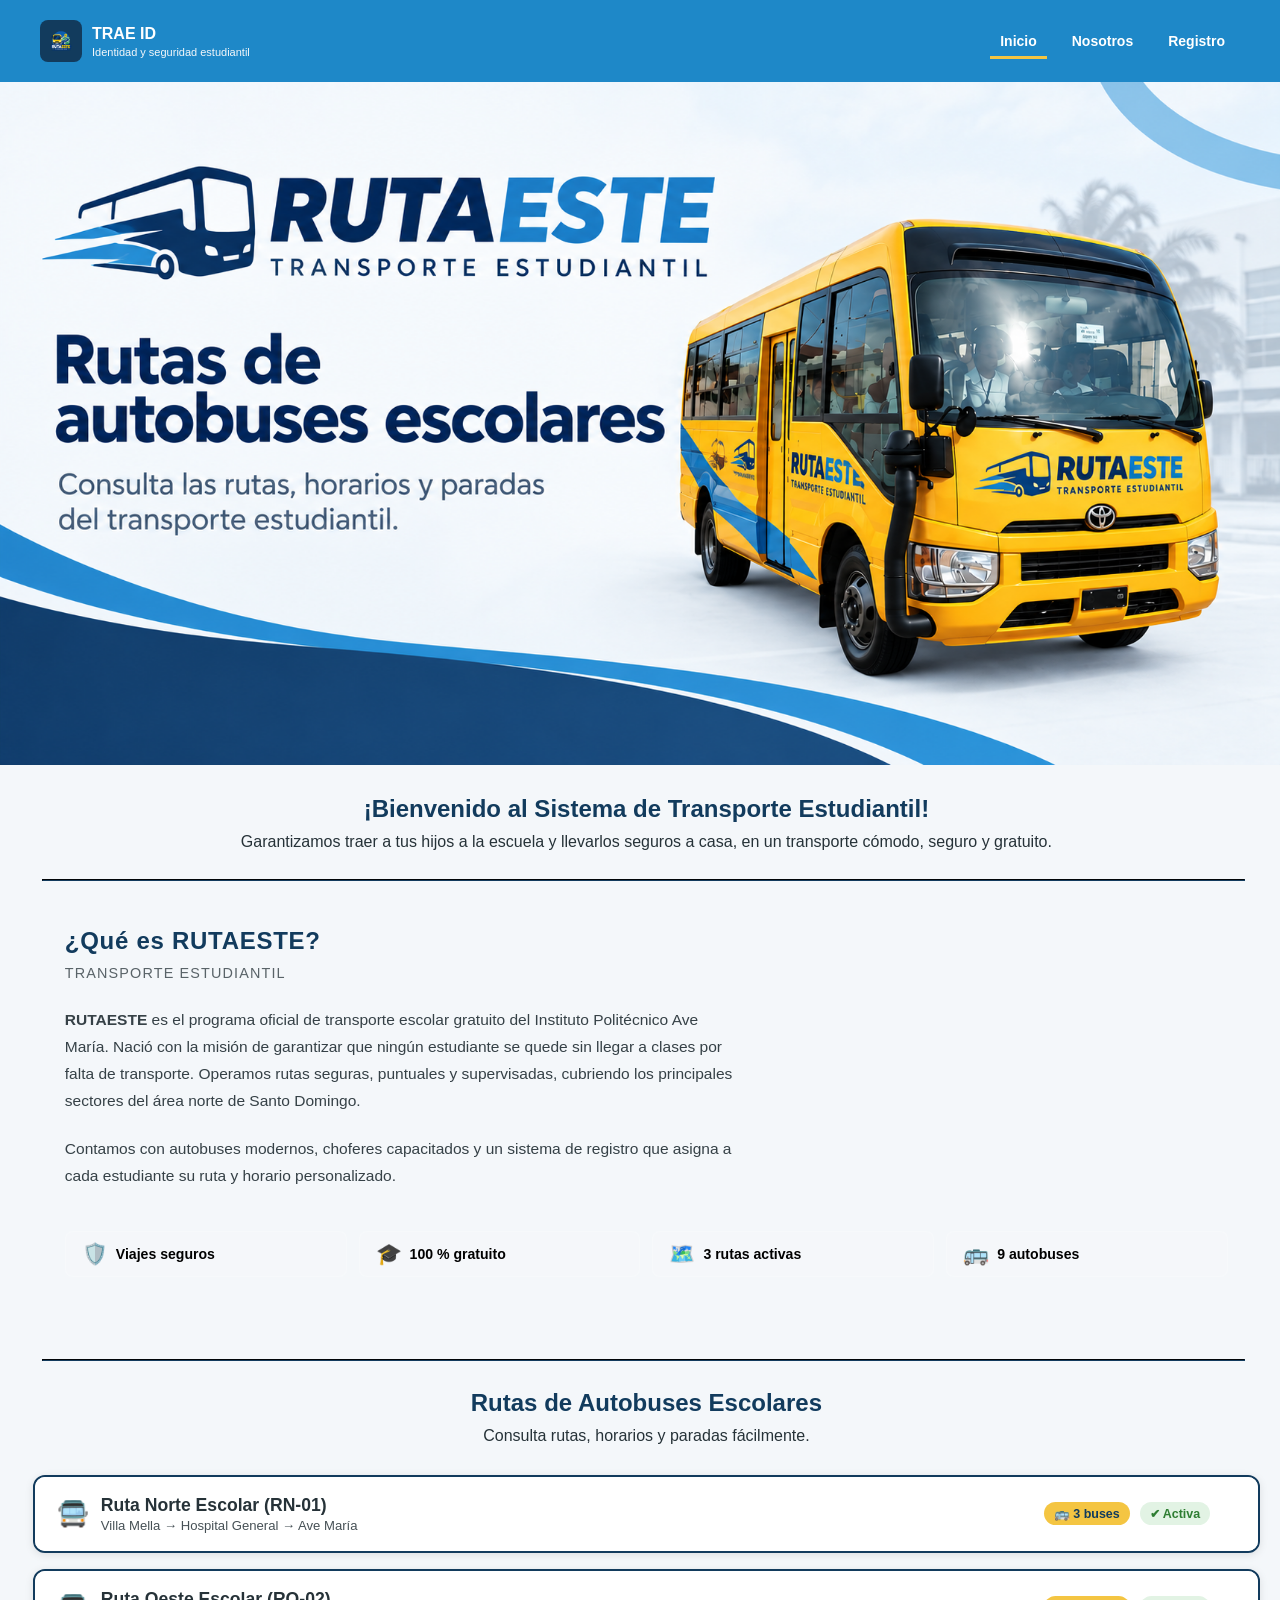
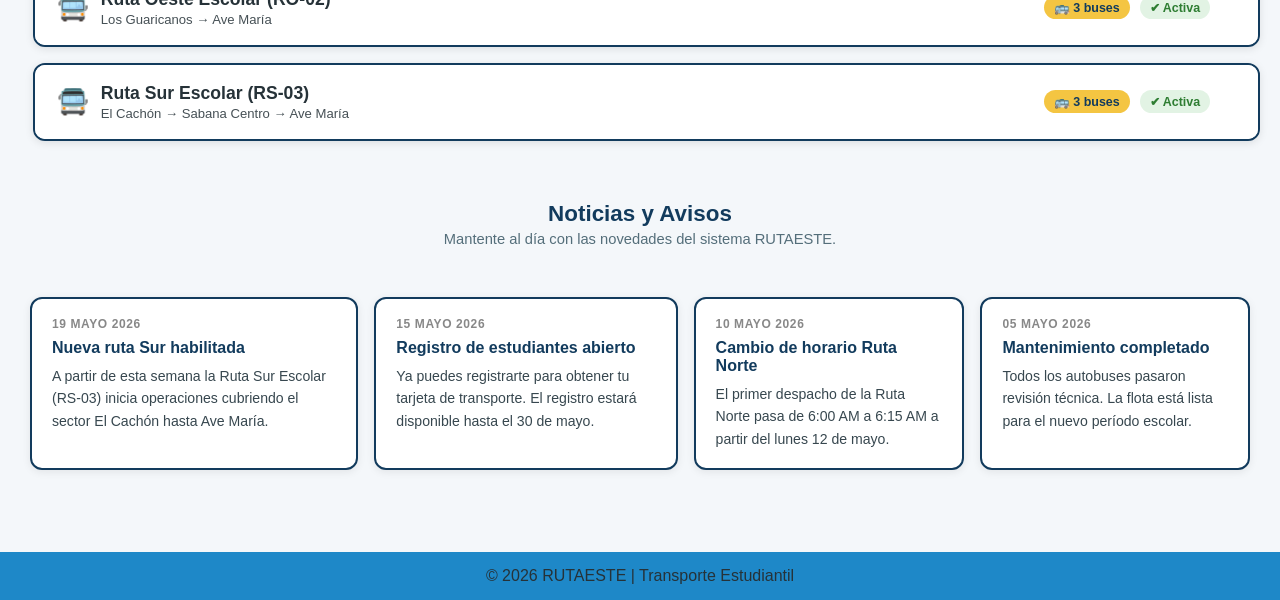
<file: index.html>
<!DOCTYPE html>
<html lang="es">
<head>
  <meta charset="UTF-8">
  <meta name="viewport" content="width=device-width, initial-scale=1.0, maximum-scale=1.0, user-scalable=no">
  <link rel="stylesheet" href="/styles/base.css">
  <link rel="icon" href="/img/LOGO.png">
  <title>Sistema Nacional de Transporte Estudiantil | RUTAESTE</title>
  <script src="/scripts/loader.js"></script>

</head>
<header>
  <div class="nav">
    <div class="brand">
      <div class="brand-mark"><img src="/img/logo.ico" alt="RUTAESTE"></div>
      <div>TRAE ID<small>Identidad y seguridad estudiantil</small></div>
    </div>
    <nav id="nav">
      <button onclick="window.location.href='index.html'" class="active">Inicio</button>
      <button onclick="window.location.href='Nosotros.html'">Nosotros</button>
      <button onclick="window.location.href='registro_update.html'">Registro</button>
    </nav>
  </div>
</header>
<body>

  <div class="banner">
  <img src="/img/banner new version.png" alt="Logo RUTAESTE">
</div>

<div class="center">

  <section class="hero0">
    <center>
      <h1>¡Bienvenido al Sistema de Transporte Estudiantil!</h1>
      <p>Garantizamos traer a tus hijos a la escuela y llevarlos seguros a casa, en un transporte cómodo, seguro y gratuito.</p>
    </center>
  </section>

  <br>
<hr>
  <section class="trae-presentacion1">
    <h2>¿Qué es RUTAESTE?</h2>
    <p class="trae-subtitulo">Transporte Estudiantil</p>
    <p>
      <strong>RUTAESTE</strong> es el programa oficial de transporte escolar gratuito del
      Instituto Politécnico Ave María. Nació con la misión de garantizar que ningún
      estudiante se quede sin llegar a clases por falta de transporte. Operamos rutas
      seguras, puntuales y supervisadas, cubriendo los principales sectores del área
      norte de Santo Domingo.
    </p>
    <p>
      Contamos con autobuses modernos, choferes capacitados y un sistema de registro
      que asigna a cada estudiante su ruta y horario personalizado.
    </p>
 
    <br>
    <div class="trae-pilares">
      <div class="pilar">
        <span class="pilar-icono">🛡️</span>
        <span>Viajes seguros</span>
      </div>
      <div class="pilar">
        <span class="pilar-icono">🎓</span>
        <span>100 % gratuito</span>
      </div>
      <div class="pilar">
        <span class="pilar-icono">🗺️</span>
        <span>3 rutas activas</span>
      </div>
      <div class="pilar">
        <span class="pilar-icono">🚌</span>
        <span>9 autobuses</span>
      </div>
    </div>
  </section>

  <br><hr><br>

  <section class="hero">
    <center><h1>Rutas de Autobuses Escolares</h1></center>
    <center><p>Consulta rutas, horarios y paradas fácilmente.</p></center>
  </section>

  <section class="rutas">

    <!-- ── RUTA NORTE (RN-01) ── -->
    <div class="ruta-card" id="card-norte">
      <div class="ruta-header" onclick="toggleCard('card-norte')">
        <div class="ruta-header-left">
          <span class="ruta-icon">🚍</span>
          <div>
            <p class="ruta-titulo">Ruta Norte Escolar (RN-01)</p>
            <p class="ruta-recorrido-resumen">Villa Mella → Hospital General → Ave María</p>
          </div>
        </div>
        <div class="ruta-header-right">
          <span class="badge badge-buses">🚌 3 buses</span>
          <span class="badge badge-activa">✔ Activa</span>
          <span class="ruta-flecha">▼</span>
        </div>
      </div>

      <div class="ruta-body">
        <iframe
          class="ruta-mapa"
          src="https://www.google.com/maps/d/u/0/embed?mid=1RhpLhLIJPWa6T9oKWr-Y9kpcvEeomhI&ehbc=2E312F"
          loading="lazy"
          allowfullscreen
          title="Mapa Ruta Norte"></iframe>

        <div class="ruta-detalles">
          <div class="detalle-bloque">
            <h4>📍 Paradas</h4>
            <ul>
              <li>Sirena Villa Mella</li>
              <li>Hospital General</li>
              <li>Los Coordinadores</li>
              <li>Estación Sabana Perdida</li>
              <li>Instituto Politécnico Ave María</li>
            </ul>
          </div>

          <div class="detalle-bloque">
            <h4>🚌 Autobuses</h4>
            <ul>
              <li>Bus 01</li>
              <li>Bus 02</li>
              <li>Bus 03</li>
            </ul>
          </div>

          <div class="detalle-bloque">
            <h4>🕐 Horarios</h4>
            <ul>
              <li>6:15 AM</li>
              <li>6:25 AM</li>
              <li>6:35 AM</li>
            </ul>
          </div>

          <div class="detalle-bloque">
            <h4>ℹ️ Información</h4>
            <div class="detalle-stat">⏱ Duración: <span class="valor">35 min</span></div>
            <div class="detalle-stat">📏 Distancia: <span class="valor">8 km aprox.</span></div>
            <div class="detalle-stat">📌 Estado: <span class="valor">Activa</span></div>
          </div>
        </div>
      </div>
    </div>


    <!-- ── RUTA OESTE (RO-02) ── -->
    <div class="ruta-card" id="card-oeste">
      <div class="ruta-header" onclick="toggleCard('card-oeste')">
        <div class="ruta-header-left">
          <span class="ruta-icon">🚍</span>
          <div>
            <p class="ruta-titulo">Ruta Oeste Escolar (RO-02)</p>
            <p class="ruta-recorrido-resumen">Los Guaricanos → Ave María</p>
          </div>
        </div>
        <div class="ruta-header-right">
          <span class="badge badge-buses">🚌 3 buses</span>
          <span class="badge badge-activa">✔ Activa</span>
          <span class="ruta-flecha">▼</span>
        </div>
      </div>

      <div class="ruta-body">
        <iframe
          class="ruta-mapa"
          src="https://www.google.com/maps/d/u/0/embed?mid=13npc8TZJWFdWwq7vRNnT5gHbC9tRqGc&ehbc=2E312F"
          loading="lazy"
          allowfullscreen
          title="Mapa Ruta Oeste"></iframe>

        <div class="ruta-detalles">
          <div class="detalle-bloque">
            <h4>📍 Paradas</h4>
            <ul>
              <li>Entrada Los Guaricanos</li>
              <li>Avenida Principal Los Guaricanos</li>
              <li>Instituto Politécnico Ave María</li>
            </ul>
          </div>

          <div class="detalle-bloque">
            <h4>🚌 Autobuses</h4>
            <ul>
              <li>Bus 04</li>
              <li>Bus 05</li>
              <li>Bus 06</li>
            </ul>
          </div>

          <div class="detalle-bloque">
            <h4>🕐 Horarios</h4>
            <ul>
              <li>6:20 AM</li>
              <li>6:30 AM</li>
              <li>6:40 AM</li>
            </ul>
          </div>

          <div class="detalle-bloque">
            <h4>ℹ️ Información</h4>
            <div class="detalle-stat">⏱ Duración: <span class="valor">20 min</span></div>
            <div class="detalle-stat">📏 Distancia: <span class="valor">4.5 km aprox.</span></div>
            <div class="detalle-stat">📌 Estado: <span class="valor">Activa</span></div>
          </div>
        </div>
      </div>
    </div>


    <!-- ── RUTA SUR (RS-03) ── -->
    <div class="ruta-card" id="card-sur">
      <div class="ruta-header" onclick="toggleCard('card-sur')">
        <div class="ruta-header-left">
          <span class="ruta-icon">🚍</span>
          <div>
            <p class="ruta-titulo">Ruta Sur Escolar (RS-03)</p>
            <p class="ruta-recorrido-resumen">El Cachón → Sabana Centro → Ave María</p>
          </div>
        </div>
        <div class="ruta-header-right">
          <span class="badge badge-buses">🚌 3 buses</span>
          <span class="badge badge-activa">✔ Activa</span>
          <span class="ruta-flecha">▼</span>
        </div>
      </div>

      <div class="ruta-body">
        <iframe
          class="ruta-mapa"
          src="https://www.google.com/maps/d/u/0/embed?mid=1DALolXIkSXLvNFrOCTr4LO9HNz-a-xM&ehbc=2E312F"
          loading="lazy"
          allowfullscreen
          title="Mapa Ruta Sur"></iframe>

        <div class="ruta-detalles">
          <div class="detalle-bloque">
            <h4>📍 Paradas</h4>
            <ul>
              <li>El Cachón</li>
              <li>Parque Sabana Perdida</li>
              <li>Instituto Politécnico Ave María</li>
            </ul>
          </div>

          <div class="detalle-bloque">
            <h4>🚌 Autobuses</h4>
            <ul>
              <li>Bus 07</li>
              <li>Bus 08</li>
              <li>Bus 09</li>
            </ul>
          </div>

          <div class="detalle-bloque">
            <h4>🕐 Horarios</h4>
            <ul>
              <li>6:10 AM</li>
              <li>6:20 AM</li>
              <li>6:30 AM</li>
            </ul>
          </div>

          <div class="detalle-bloque">
            <h4>ℹ️ Información</h4>
            <div class="detalle-stat">⏱ Duración: <span class="valor">15 min</span></div>
            <div class="detalle-stat">📏 Distancia: <span class="valor">3.5 km aprox.</span></div>
            <div class="detalle-stat">📌 Estado: <span class="valor">Activa</span></div>
          </div>
        </div>
      </div>
    </div>

  </section>

</div>
<section class="noticias">
  <center><h2>Noticias y Avisos</h2></center>
  <center><p>Mantente al día con las novedades del sistema RUTAESTE.</p></center>

  <div class="noticias-grid">

    <div class="noticia-card">
      <span class="noticia-fecha">19 mayo 2026</span>
      <h3>Nueva ruta Sur habilitada</h3>
      <p>A partir de esta semana la Ruta Sur Escolar (RS-03) inicia operaciones cubriendo el sector El Cachón hasta Ave María.</p>
    </div>

    <div class="noticia-card">
      <span class="noticia-fecha">15 mayo 2026</span>
      <h3>Registro de estudiantes abierto</h3>
      <p>Ya puedes registrarte para obtener tu tarjeta de transporte. El registro estará disponible hasta el 30 de mayo.</p>
    </div>

    <div class="noticia-card">
      <span class="noticia-fecha">10 mayo 2026</span>
      <h3>Cambio de horario Ruta Norte</h3>
      <p>El primer despacho de la Ruta Norte pasa de 6:00 AM a 6:15 AM a partir del lunes 12 de mayo.</p>
    </div>

    <div class="noticia-card">
      <span class="noticia-fecha">05 mayo 2026</span>
      <h3>Mantenimiento completado</h3>
      <p>Todos los autobuses pasaron revisión técnica. La flota está lista para el nuevo período escolar.</p>
    </div>

  </div>
</section>


<footer>
  <p>© 2026 RUTAESTE | Transporte Estudiantil</p>
</footer>
</body>
</html>

<script>


  // Lista de todas las cards de ruta
  const todasLasCards = ['card-norte', 'card-oeste', 'card-sur'];

  /**
   * Abre la card con el id dado.
   * Si ya estaba abierta, la cierra (toggle).
   * Cierra automáticamente cualquier otra que esté abierta.
   */
  function toggleCard(idCard) {
    const cardActual = document.getElementById(idCard);
    const estaAbierta = cardActual.classList.contains('abierta');

    // Cerrar todas las cards
    todasLasCards.forEach(function(id) {
      document.getElementById(id).classList.remove('abierta');
    });

    // Si la card no estaba abierta, abrirla ahora
    if (!estaAbierta) {
      cardActual.classList.add('abierta');
    }
  }


  // Bloquear Ctrl + rueda del mouse
  document.addEventListener('wheel', function(e) {
    if (e.ctrlKey) {
      e.preventDefault();
    }
  }, { passive: false });

  // Bloquear Ctrl + +, Ctrl + -, Ctrl + 0
  document.addEventListener('keydown', function(e) {
    if (e.ctrlKey &&
       (e.key === '+' || e.key === '-' || e.key === '=' || e.key === '0')) {
      e.preventDefault();
    }
  });
</script>
</file>
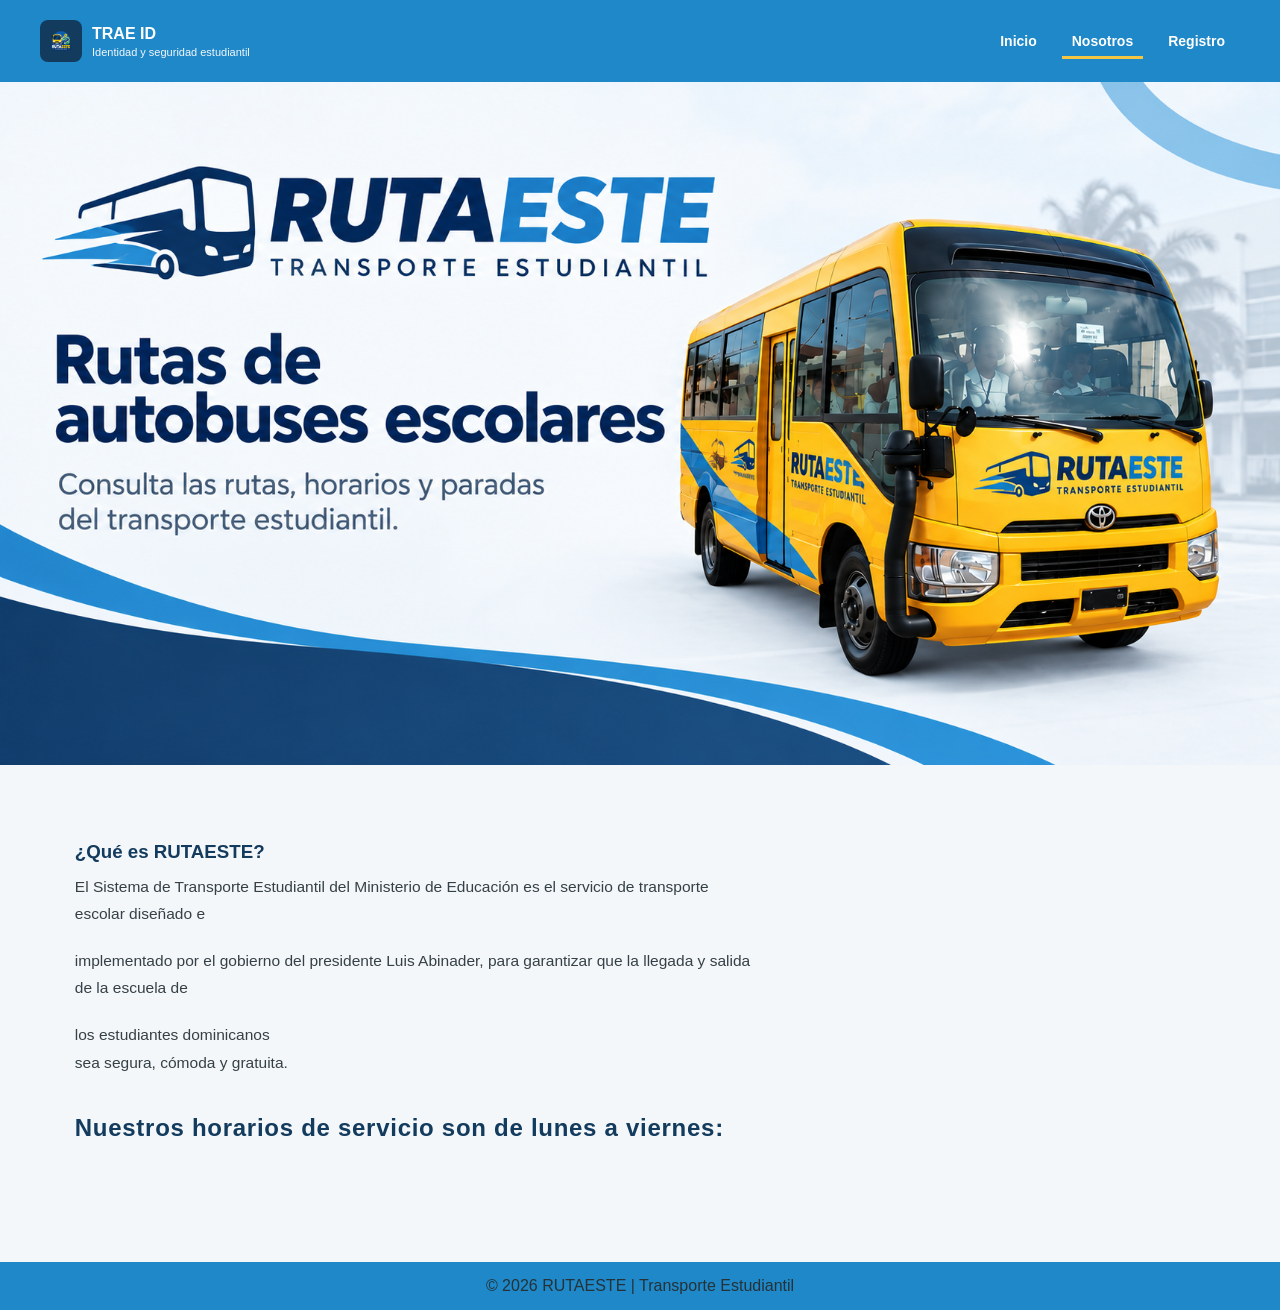
<file: Nosotros.html>
<!DOCTYPE html>
<html lang="es">
<head>
  <meta charset="UTF-8">
  <meta name="viewport" content="width=device-width, initial-scale=1.0">
  <link rel="stylesheet" href="/styles/base.css">
  <link rel="icon" href="/img/LOGO.png">
  <title>Nosotros| RUTAESTE</title>
  <script src="/scripts/loader.js"></script>


</head>
<header>
  <div class="nav">
    <div class="brand">
      <div class="brand-mark"><img src="/img/logo.ico" ></div>
      <div>TRAE ID<small>Identidad y seguridad estudiantil</small></div>
    </div>
    <nav id="nav">
   <nav id="nav">
      <button onclick="window.location.href='index.html'">Inicio</button>
    <button onclick="window.location.href='#'" class="active">Nosotros</button>
      <button onclick="window.location.href='registro_update.html'">Registro</button>  
    </nav>
  </div>
</header>
<body>
  <div class="banner">
  <img src="/img/banner new version.png" alt="Logo RUTAESTE">
  </div>

<div class="center">
  <section class="trae-presentacion">
<section class="hero">
  <h1>¿Qué es RUTAESTE?</h1>
  <p>El Sistema de Transporte Estudiantil del Ministerio de Educación es el servicio de transporte escolar diseñado e  </p> 
  <p>implementado por el gobierno del presidente Luis Abinader, para garantizar que la llegada y salida de la escuela de </p>
  <p>los estudiantes dominicanos <br>sea segura, cómoda y gratuita.</p>
  <br>
  <h2>Nuestros horarios de servicio son de lunes a viernes:</h2>
</section>
</div>
<footer>
  <p>© 2026 RUTAESTE | Transporte Estudiantil</p>
</footer>

</body>
</html>



<script>
  // Bloquear Ctrl + rueda del mouse
  document.addEventListener('wheel', function(e) {
    if (e.ctrlKey) {
      e.preventDefault();
    }
  }, { passive: false });

  // Bloquear Ctrl + +, Ctrl + -, Ctrl + 0
  document.addEventListener('keydown', function(e) {
    if (e.ctrlKey &&
       (e.key === '+' || e.key === '-' || e.key === '=' || e.key === '0')) {
      e.preventDefault();
    }
  });
</script>
</file>
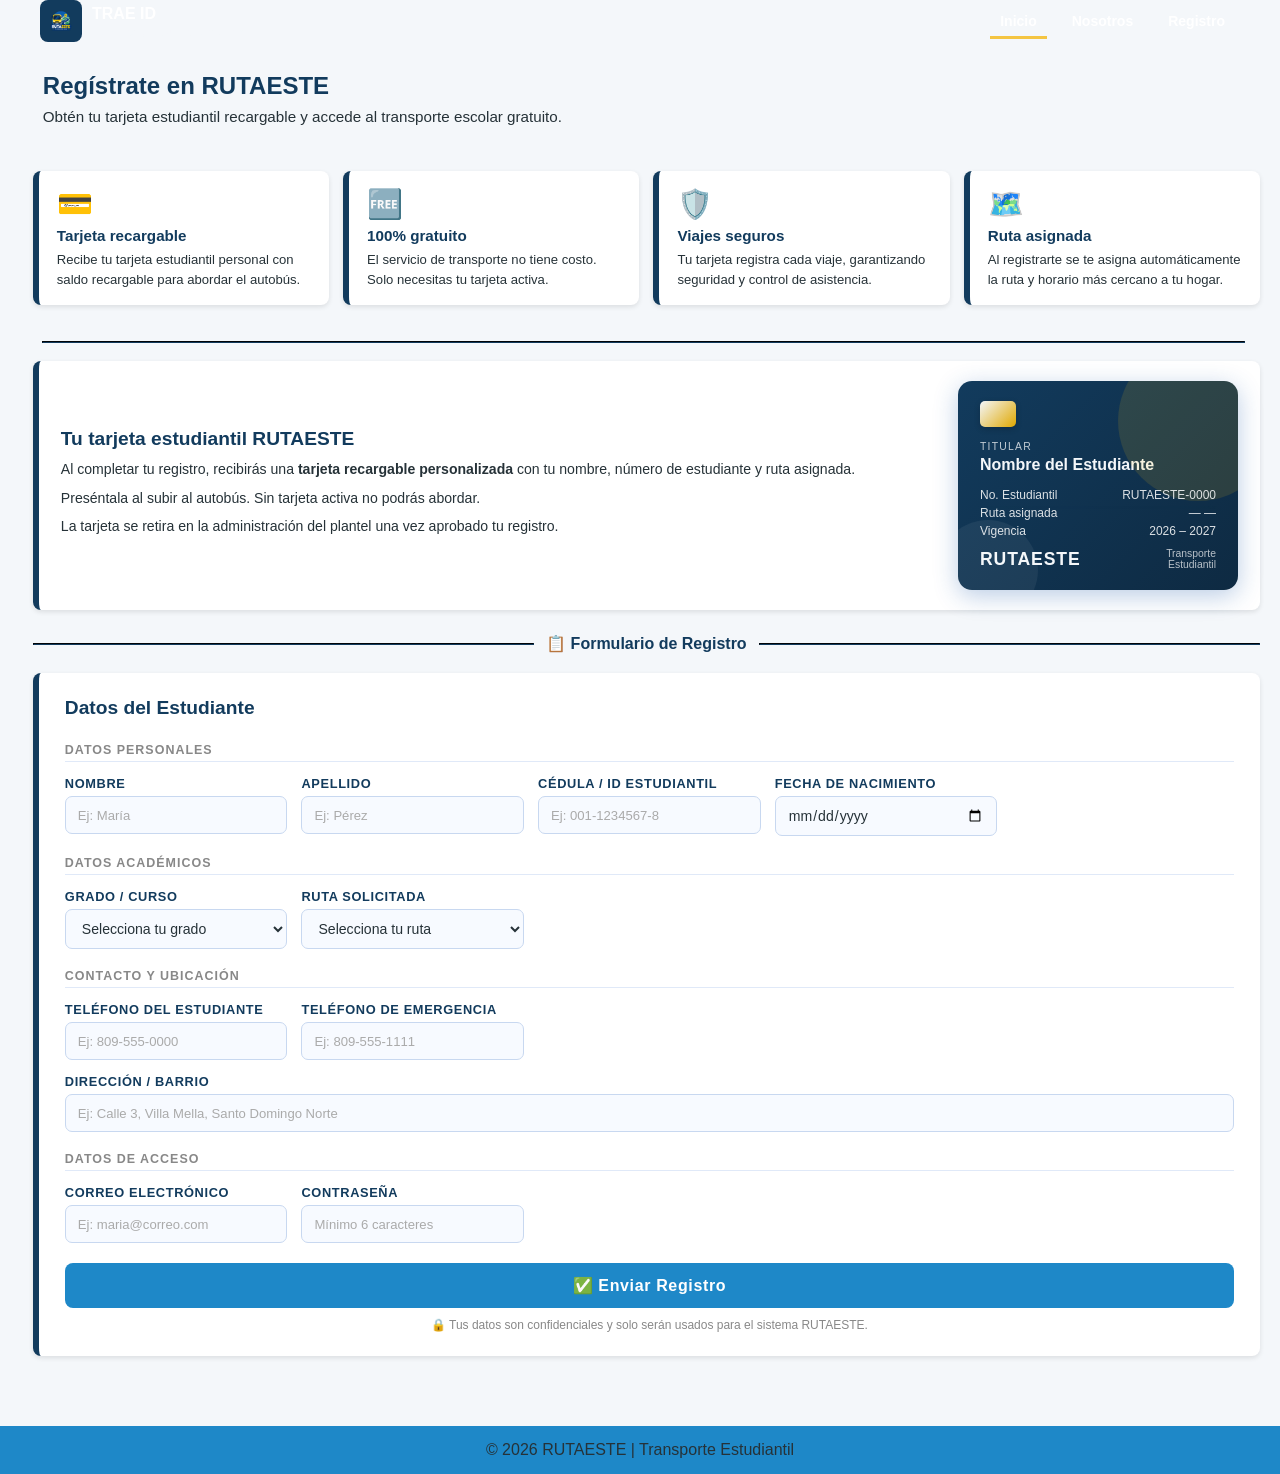
<file: old/registro.html>
<!DOCTYPE html>
<html lang="es">
<head>
  <meta charset="UTF-8">
  <meta name="viewport" content="width=device-width, initial-scale=1.0, maximum-scale=1.0, user-scalable=no">
  <link rel="stylesheet" href="/styles/base.css">
  <link rel="icon" href="/img/LOGO.png">
  <title>Registro Estudiantil | RUTAESTE</title>

  
</head>

 <div class="nav">
    <div class="brand">
      <div class="brand-mark"><img src="/img/logo.ico" ></div>
      <div>TRAE ID<small>Identidad y seguridad estudiantil</small></div>
    </div>
    <nav id="nav">
   <nav id="nav">
      <button onclick="window.location.href='#'" class="active">Inicio</button>
      <button onclick="window.location.href='Nosotros.html'">Nosotros</button>
      <button onclick="window.location.href='registro.html'">Registro</button>  
    </nav>
  </div>
<body>
<div class="center">

  <section class="registro-hero">
    <h1>Regístrate en RUTAESTE</h1>
    <p>Obtén tu tarjeta estudiantil recargable y accede al transporte escolar gratuito.</p>
  </section>

  <br>

  <div class="ventajas-grid">
    <div class="ventaja-card">
      <span class="ventaja-icono">💳</span>
      <h3>Tarjeta recargable</h3>
      <p>Recibe tu tarjeta estudiantil personal con saldo recargable para abordar el autobús.</p>
    </div>
    <div class="ventaja-card">
      <span class="ventaja-icono">🆓</span>
      <h3>100% gratuito</h3>
      <p>El servicio de transporte no tiene costo. Solo necesitas tu tarjeta activa.</p>
    </div>
    <div class="ventaja-card">
      <span class="ventaja-icono">🛡️</span>
      <h3>Viajes seguros</h3>
      <p>Tu tarjeta registra cada viaje, garantizando seguridad y control de asistencia.</p>
    </div>
    <div class="ventaja-card">
      <span class="ventaja-icono">🗺️</span>
      <h3>Ruta asignada</h3>
      <p>Al registrarte se te asigna automáticamente la ruta y horario más cercano a tu hogar.</p>
    </div>
  </div>

  <br><hr><br>

  <div class="tarjeta-preview-section">
    <div class="texto-tarjeta">
      <h2>Tu tarjeta estudiantil RUTAESTE</h2>
      <p>Al completar tu registro, recibirás una <strong>tarjeta recargable personalizada</strong> con tu nombre, número de estudiante y ruta asignada.</p>
      <p>Preséntala al subir al autobús. Sin tarjeta activa no podrás abordar.</p>
      <p>La tarjeta se retira en la administración del plantel una vez aprobado tu registro.</p>
    </div>

    <div class="tarjeta-mockup">
      <div class="tarjeta-chip"></div>
      <div class="tarjeta-label">Titular</div>
      <div class="tarjeta-nombre">Nombre del Estudiante</div>
      <div class="tarjeta-info-row">
        <span>No. Estudiantil</span>
        <span>RUTAESTE-0000</span>
      </div>
      <div class="tarjeta-info-row">
        <span>Ruta asignada</span>
        <span>— —</span>
      </div>
      <div class="tarjeta-info-row">
        <span>Vigencia</span>
        <span>2026 – 2027</span>
      </div>
      <div class="tarjeta-footer-row">
        <div class="tarjeta-logo-text">RUTAESTE</div>
        <div class="tarjeta-tipo">Transporte<br>Estudiantil</div>
      </div>
    </div>
  </div>

  <div class="divisor-registro">
    <hr>
    <span>📋 Formulario de Registro</span>
    <hr>
  </div>

  <div class="form-registro">
    <h2>Datos del Estudiante</h2>

    <form id="formRegistro" action="guardar_registro.php" method="POST">
      <div class="form-grid">

        <div class="form-seccion-titulo">Datos personales</div>

        <div class="campo">
          <label for="nombre">Nombre</label>
          <input type="text" id="nombre" name="nombre" placeholder="Ej: María" required>
        </div>

        <div class="campo">
          <label for="apellido">Apellido</label>
          <input type="text" id="apellido" name="apellido" placeholder="Ej: Pérez" required>
        </div>

        <div class="campo">
          <label for="cedula">Cédula / ID Estudiantil</label>
          <input type="text" id="cedula" name="cedula" placeholder="Ej: 001-1234567-8" required>
        </div>

        <div class="campo">
          <label for="fecha_nac">Fecha de Nacimiento</label>
          <input type="date" id="fecha_nac" name="fecha_nac" required>
        </div>

        <div class="form-seccion-titulo">Datos académicos</div>

        <div class="campo">
          <label for="grado">Grado / Curso</label>
          <select id="grado" name="grado" required>
            <option value="" disabled selected>Selecciona tu grado</option>
            <option>1ro de Secundaria</option>
            <option>2do de Secundaria</option>
            <option>3ro de Secundaria</option>
            <option>4to de Secundaria</option>
            <option>5to de Secundaria</option>
            <option>6to de Secundaria</option>
          </select>
        </div>

        <div class="campo">
          <label for="ruta">Ruta solicitada</label>
          <select id="ruta" name="ruta" required>
            <option value="" disabled selected>Selecciona tu ruta</option>
            <option value="RN-01">Ruta Norte — Villa Mella → Ave María</option>
            <option value="RO-02">Ruta Oeste — Los Guaricanos → Ave María</option>
            <option value="RS-03">Ruta Sur — El Cachón → Ave María</option>
          </select>
        </div>

        <div class="form-seccion-titulo">Contacto y ubicación</div>

        <div class="campo">
          <label for="telefono">Teléfono del estudiante</label>
          <input type="tel" id="telefono" name="telefono" placeholder="Ej: 809-555-0000">
        </div>

        <div class="campo">
          <label for="tel_emergencia">Teléfono de emergencia</label>
          <input type="tel" id="tel_emergencia" name="tel_emergencia" placeholder="Ej: 809-555-1111" required>
        </div>

        <div class="campo campo-completo">
          <label for="direccion">Dirección / Barrio</label>
          <input type="text" id="direccion" name="direccion" placeholder="Ej: Calle 3, Villa Mella, Santo Domingo Norte" required>
        </div>

        <div class="form-seccion-titulo">Datos de acceso</div>

        <div class="campo">
          <label for="correo">Correo electrónico</label>
          <input type="email" id="correo" name="correo" placeholder="Ej: maria@correo.com" required>
        </div>

        <div class="campo">
          <label for="contrasena">Contraseña</label>
          <input type="password" id="contrasena" name="contrasena" placeholder="Mínimo 6 caracteres" minlength="6" required>
        </div>

      </div>

      <button type="submit" class="btn-registrar">✅ Enviar Registro</button>
      <p class="nota-privacidad">🔒 Tus datos son confidenciales y solo serán usados para el sistema RUTAESTE.</p>
    </form>


    <div class="mensaje-exito" id="msgExito">
      ✅ ¡Registro enviado correctamente! Pronto recibirás confirmación y los pasos para retirar tu tarjeta.
    </div>
  </div>

</div>

<footer>
  <p>© 2026 RUTAESTE | Transporte Estudiantil</p>
</footer>
</body>
</html>

<script>
  /* Bloquear Ctrl + rueda del mouse */
  document.addEventListener('wheel', function(e) {
    if (e.ctrlKey) e.preventDefault();
  }, { passive: false });

  /* Bloquear Ctrl + zoom */
  document.addEventListener('keydown', function(e) {
    if (e.ctrlKey && (e.key === '+' || e.key === '-' || e.key === '=' || e.key === '0'))
      e.preventDefault();
  });
</script>
</file>
<file: styles/base.css>
*{
  margin:0;
  padding:0;
  box-sizing:border-box;
  font-family:Arial,sans-serif;
}

body{
  background:#F4F7FA;
  color:#263238;
  object-fit:cover;
  display:block;
}

p{
  color:#263238;
}

.app{
  min-height:100vh;
}

/* ============================================================
   ENCABEZADO Y NAVEGACIÓN
============================================================ */

header{
  background:#1E88C8;
  color:white;
  padding:20px;
  text-align:center;
}

.nav{
  max-width:1200px;
  margin:auto;
  display:flex;
  align-items:center;
  justify-content:space-between;
  gap:20px;
}

.brand{
  display:flex;
  align-items:center;
  gap:10px;
  color:#fff;
  font-weight:bold;
  text-align:left;
}

.brand-mark{
  width:42px;
  height:42px;
  border-radius:8px;
  background:#123B5D;
  padding:5px;
  display:grid;
  place-items:center;
  overflow:hidden;
}

.brand-mark img{
  width:100%;
  height:100%;
  object-fit:contain;
}
.brand small{
  display:block;
  font-size:11px;
  font-weight:normal;
  margin-top:3px;
  color:#F4F7FA;
}

nav{
  display:flex;
  gap:5px;
  flex-wrap:wrap;
  justify-content:flex-end;
  align-items:center;
}

nav button{
  color:#fff;
  margin:0 5px;
  font-weight:bold;
  position:relative;
  text-decoration:none;
  padding:10px;
  border:0;
  background:transparent;
  cursor:pointer;
  font-size:14px;
}

nav button::after{
  content:"";
  position:absolute;
  left:0;
  bottom:0;
  width:0;
  height:3px;
  background:#F4C542;
  transition:.3s;
}

nav button:hover::after,
nav button.active::after{
  width:100%;
}

nav button:hover,
nav button.active{
  color:#fff;
}

/* Menú responsive (igual que en registro) */
@media(max-width:620px){
  .nav{
    align-items:flex-start;
    flex-direction:column;
  }

  nav{
    width:100%;
    justify-content:flex-start;
  }
}

@media(max-width:480px){
  nav button{
    margin:0;
    padding:8px;
  }
}
.hero1{
      text-align:left;
      padding:10px 10px;
      background: #F4F7FA;
    }
    .hero1 h1{color:#123B5D; margin-bottom:10px;}

    .center {
      margin-left: 1%;
      padding:20px;
    }

hr {
  border-color: #123B5D;
  margin-left: 9px;
  margin-right: 15px;
}

  /* ============================================================
       ESTILOS DE CARDS DE RUTAS — No tocan nada fuera de .rutas
    ============================================================ */

    .rutas {
      display: flex;
      flex-direction: column;
      gap: 16px;
      padding: 20px 0;
    }

    .ruta-card {
      border: 2px solid #123B5D;       
      border-radius: 12px;
      overflow: hidden;
      background: #ffffff;
      box-shadow: 0 2px 8px rgba(0, 0, 0, 0.10);
      transition: box-shadow 0.3s ease;
    }

    .ruta-card:hover {
      box-shadow: 0 4px 18px rgba(26, 58, 107, 0.18);
    }

    .ruta-header {
      display: flex;
      align-items: center;
      justify-content: space-between;
      padding: 18px 22px;
      cursor: pointer;
      background: #ffffff;            
      color: #ffffff;
      user-select: none;
      gap: 12px;
      transition: background 0.2s ease;
    }

    .ruta-header:hover {
      background: #1E88C8;
    }

    .ruta-header-left {
      display: flex;
      align-items: center;
      gap: 12px;
    }

    .ruta-icon {
      font-size: 1.6rem;
      line-height: 1;
    }

    .ruta-titulo {
      font-size: 1.1rem;
      font-weight: 700;
      margin: 0;
    }

    .ruta-recorrido-resumen {
      font-size: 0.82rem;
      opacity: 0.85;
      margin: 2px 0 0;
    }

    /* Grupo de badges (buses + estado) */
    .ruta-header-right {
      display: flex;
      align-items: center;
      gap: 10px;
      flex-shrink: 0;
    }

    .badge {
      display: inline-flex;
      align-items: center;
      gap: 5px;
      padding: 4px 10px;
      border-radius: 20px;
      font-size: 0.78rem;
      font-weight: 600;
    }

    .badge-buses {
      background: #F4C542;             
      color: #123B5D;
    }

    .badge-activa {
      background: #E2F3E4;
      color: #2E7D32;
    }

    /* Flecha animada */
    .ruta-flecha {
      font-size: 1rem;
      transition: transform 0.35s ease;
      opacity: 0.85;
    }

    .ruta-card.abierta .ruta-flecha {
      transform: rotate(180deg);
    }

    .ruta-body {
      max-height: 0;
      overflow: hidden;
      transition: max-height 0.45s cubic-bezier(0.4, 0, 0.2, 1),
                  padding   0.35s ease;
      padding: 0 22px;
      background: #F4F7FA;
    }

    .ruta-card.abierta .ruta-body {
      max-height: 1200px;            
      padding: 20px 22px 24px;
    }

    /* Iframe del mapa */
    .ruta-mapa {
      width: 100%;
      height: 260px;
      border: none;
      border-radius: 10px;
      margin-bottom: 20px;
      display: block;
    }

    /* Grid de detalles */
    .ruta-detalles {
      display: grid;
      grid-template-columns: repeat(auto-fit, minmax(180px, 1fr));
      gap: 14px;
    }

    .detalle-bloque {
      background: #ffffff;
      border: 1px solid #D7E2EA;
      border-radius: 10px;
      padding: 14px 16px;
    }

    .detalle-bloque h4 {
      margin: 0 0 8px;
      font-size: 0.78rem;
      text-transform: uppercase;
      letter-spacing: 0.06em;
      color: #123B5D;
      font-weight: 700;
    }

    .detalle-bloque ul {
      margin: 0;
      padding-left: 16px;
      font-size: 0.88rem;
      color: #263238;
      line-height: 1.7;
    }

    .detalle-bloque p {
      margin: 0;
      font-size: 0.88rem;
      color: #263238;
      line-height: 1.6;
    }

    .detalle-stat {
      display: flex;
      align-items: center;
      gap: 6px;
      font-size: 0.88rem;
      color: #263238;
      margin-bottom: 4px;
    }

    .detalle-stat span.valor {
      font-weight: 600;
      color: #123B5D;
    }

    /* ---- Responsive ---- */
    @media (max-width: 600px) {
      .ruta-header {
        padding: 14px 16px;
      }

      .ruta-titulo {
        font-size: 1rem;
      }

      .badge {
        font-size: 0.72rem;
        padding: 3px 8px;
      }

      .ruta-card.abierta .ruta-body {
        padding: 16px 16px 20px;
      }

      .ruta-mapa {
        height: 200px;
      }
    }

     .trae-presentacion {
      background: #a0a0a000;
      border-radius: 16px;
      padding: 36px 32px;
      margin: 10px 0 28px;
      color: #ffffff;
      position: relative;
      overflow: hidden;
      
    }

    /* Detalle decorativo de fondo */
    .trae-presentacion::before {
      position: absolute;
      right: 24px;
      top: 50%;
      transform: translateY(-50%);
      font-size: 7rem;
      opacity: 0.08;
      pointer-events: none;
    }

    .trae-presentacion h2 {
      font-size: 1.5rem;
      font-weight: 800;
      margin: 0 0 6px;
      color: #123B5D;         
      letter-spacing: 0.03em;

    }

    .trae-presentacion .trae-subtitulo {
      font-size: 0.9rem;
      opacity: 0.75;
      margin: 0 0 20px;
      text-transform: uppercase;
      letter-spacing: 0.08em;
    }

    .trae-presentacion p {
      font-size: 0.97rem;
      line-height: 1.75;
      margin: 0 0 20px;
      max-width: 680px;
      opacity: 0.92;
    }

    
    .trae-pilares {
      display: flex;
      flex-wrap: wrap;
      gap: 12px;
      margin-top: 4px;
      color: #000000;

    }

    .pilar {
      display: flex;
      align-items: center;
      gap: 8px;
      background: rgba(0, 0, 0, 0.973);
      border: 1px solid rgb(0, 0, 0);
      border-radius: 8px;
      padding: 10px 16px;
      font-size: 0.88rem;
      font-weight: 600;
      flex: 1;
      min-width: 140px;
    }

    .pilar-icono {
      font-size: 1.3rem;
    }

    @media (max-width: 600px) {
      .trae-presentacion {
        padding: 24px 18px;
      }

      .trae-presentacion h2 {
        font-size: 1.2rem;
      }

      .pilar {
        min-width: 120px;
        font-size: 0.82rem;
      }
    }


    *{margin:0;padding:0;box-sizing:border-box;font-family:Arial,sans-serif;}
      body{
      background:#F4F7FA;
      object-fit: cover; 
      display: block;
    }

    p {
      color: #263238 ;
    }
    header{
      background:#1E88C8;
      color:white;
      padding:20px;
      text-align:center;
    }

    .menu-links{
      padding: auto;
      display:flex;
      align-items:center;
    }
    .hero0{
      text-align:left;
      padding: 10px;
      background:#F4F7FA;
    }
    .hero0 h1{color:#123B5D; margin-bottom:10px;}
    .rutas{
      padding:10px;
    }
  .hero{
      text-align:left;
      padding:10px;
      background:#F4F7FA;
    
    }
    .hero h1{color:#123B5D; margin-bottom:10px;}
    .rutas{
      padding:10px;
    }

    .card{
      background:white;
      margin:15px auto;
      padding:20px;
      max-width:500px;
      border-left:8px solid #000000;
      border-radius:8px;
      box-shadow:0 2px 5px rgba(0,0,0,0.1);
    }
    footer{
      background:#1E88C8;
      color:white;
      text-align:center;
      padding:15px;
      margin-top:20px;
    }

    .banner img{
      width:100%;
      height:100%;
      object-fit:contain;
      display:block;
    }

  

.hero1{
      text-align:left;
      padding:10px 10px;
      background:#F4F7FA ;
    }
    .hero1 h1{color:#123B5D; margin-bottom:10px;}

    .center {
      margin-left: 1%;
      padding:20px;
    }

hr {
  border-color: #123B5D;
  margin-left: 9px;
  margin-right: 15px;
}

  /* ============================================================
       ESTILOS DE CARDS DE RUTAS 
    ============================================================ */

    .rutas {
      display: flex;
      flex-direction: column;
      gap: 16px;
      padding: 20px 0;
    }

    .ruta-card {
      border: 2px solid #123B5D;       
      border-radius: 12px;
      overflow: hidden;
      background: #ffffff;
      box-shadow: 0 2px 8px rgba(0, 0, 0, 0.10);
      transition: box-shadow 0.3s ease;
    }

    .ruta-card:hover {
      box-shadow: 0 4px 18px rgba(26, 58, 107, 0.18);
    }

    /* Cabecera clickeable */
    .ruta-header {
      display: flex;
      align-items: center;
      justify-content: space-between;
      padding: 18px 22px;
      cursor: pointer;
      background: #ffffff;            
      color: #ffffff;
      user-select: none;
      gap: 12px;
      transition: background 0.2s ease;
    }

    .ruta-header:hover {
      background: #1E88C8;
    }

    /* Icono de autobús + nombre */
    .ruta-header-left {
      display: flex;
      align-items: center;
      gap: 12px;
    }

    .ruta-icon {
      font-size: 1.6rem;
      line-height: 1;
    }

    .ruta-titulo {
      font-size: 1.1rem;
      font-weight: 700;
      margin: 0;
    }

    .ruta-recorrido-resumen {
      font-size: 0.82rem;
      opacity: 0.85;
      margin: 2px 0 0;
    }

    /* Grupo de badges (buses + estado) */
    .ruta-header-right {
      display: flex;
      align-items: center;
      gap: 10px;
      flex-shrink: 0;
    }

    .badge {
      display: inline-flex;
      align-items: center;
      gap: 5px;
      padding: 4px 10px;
      border-radius: 20px;
      font-size: 0.78rem;
      font-weight: 600;
    }

    .badge-buses {
      background: #F4C542;           
      color: #123B5D;
    }

    .badge-activa {
      background: #E2F3E4;
      color: #2E7D32;
    }

    /* Flecha animada */
    .ruta-flecha {
      font-size: 1rem;
      transition: transform 0.35s ease;
      opacity: 0.85;
    }

    .ruta-card.abierta .ruta-flecha {
      transform: rotate(180deg);
    }

    .ruta-body {
      max-height: 0;
      overflow: hidden;
      transition: max-height 0.45s cubic-bezier(0.4, 0, 0.2, 1),
                  padding   0.35s ease;
      padding: 0 22px;
      background: #F4F7FA;
    }

    .ruta-card.abierta .ruta-body {
      max-height: 1200px;              
      padding: 20px 22px 24px;
    }

    /* Iframe del mapa */
    .ruta-mapa {
      width: 100%;
      height: 260px;
      border: none;
      border-radius: 10px;
      margin-bottom: 20px;
      display: block;
    }

    /* Grid de detalles */
    .ruta-detalles {
      display: grid;
      grid-template-columns: repeat(auto-fit, minmax(180px, 1fr));
      gap: 14px;
    }

    .detalle-bloque {
      background: #ffffff;
      border: 1px solid #D7E2EA;
      border-radius: 10px;
      padding: 14px 16px;
    }

    .detalle-bloque h4 {
      margin: 0 0 8px;
      font-size: 0.78rem;
      text-transform: uppercase;
      letter-spacing: 0.06em;
      color: #123B5D;
      font-weight: 700;
    }

    .detalle-bloque ul {
      margin: 0;
      padding-left: 16px;
      font-size: 0.88rem;
      color: #263238;
      line-height: 1.7;
    }

    .detalle-bloque p {
      margin: 0;
      font-size: 0.88rem;
      color: #263238;
      line-height: 1.6;
    }

    .detalle-stat {
      display: flex;
      align-items: center;
      gap: 6px;
      font-size: 0.88rem;
      color: #263238;
      margin-bottom: 4px;
    }

    .detalle-stat span.valor {
      font-weight: 600;
      color: #123B5D;
    }

    /* ---- Responsive ---- */
    @media (max-width: 600px) {
      .ruta-header {
        padding: 14px 16px;
      }

      .ruta-titulo {
        font-size: 1rem;
      }

      .badge {
        font-size: 0.72rem;
        padding: 3px 8px;
      }

      .ruta-card.abierta .ruta-body {
        padding: 16px 16px 20px;
      }

      .ruta-mapa {
        height: 200px;
      }
    }

     .trae-presentacion1 {
      background: #a0a0a000;
      border-radius: 16px;
      padding: 36px 32px;
      margin: 10px 0 28px;
      color: #ffffff;
      position: relative;
      overflow: hidden;
      
    }

    .trae-presentacion1::before {
      position: absolute;
      right: 24px;
      top: 50%;
      transform: translateY(-50%);
      font-size: 7rem;
      opacity: 0.08;
      pointer-events: none;
    }

    .trae-presentacion1 h2 {
      font-size: 1.5rem;
      font-weight: 800;
      margin: 0 0 6px;
      color: #123B5D;           
      letter-spacing: 0.03em;

    }

    .trae-presentacion1 .trae-subtitulo {
      font-size: 0.9rem;
      opacity: 0.75;
      margin: 0 0 20px;
      text-transform: uppercase;
      letter-spacing: 0.08em;
    }

    .trae-presentacion1 p {
      font-size: 0.97rem;
      line-height: 1.75;
      margin: 0 0 20px;
      max-width: 680px;
      opacity: 0.92;
    }

    
    .trae-presentacion1 {
      background: #a0a0a000;
      border-radius: 16px;
      padding: 36px 32px;
      margin: 10px 0 28px;
      color: #ffffff;
      position: relative;
      overflow: hidden;
      
    }

    .trae-presentacion::before {
      position: absolute;
      right: 24px;
      top: 50%;
      transform: translateY(-50%);
      font-size: 7rem;
      opacity: 0.08;
      pointer-events: none;
    }

    .trae-presentacion h2 {
      font-size: 1.5rem;
      font-weight: 800;
      margin: 0 0 6px;
      color: #123B5D;           
      letter-spacing: 0.03em;

    }

    .trae-presentacion .trae-subtitulo {
      font-size: 0.9rem;
      opacity: 0.75;
      margin: 0 0 20px;
      text-transform: uppercase;
      letter-spacing: 0.08em;
    }

    .trae-presentacion p {
      font-size: 0.97rem;
      line-height: 1.75;
      margin: 0 0 20px;
      max-width: 680px;
      opacity: 0.92;
    }

    .trae-pilares {
      display: flex;
      flex-wrap: wrap;
      gap: 12px;
      margin-top: 4px;
    }

    .pilar {
      display: flex;
      align-items: center;
      gap: 8px;
      background: rgba(255, 255, 255, 0.10);
      border: 1px solid rgba(255, 255, 255, 0.18);
      border-radius: 8px;
      padding: 10px 16px;
      font-size: 0.88rem;
      font-weight: 600;
      flex: 1;
      min-width: 140px;
    }

    .pilar-icono {
      font-size: 1.3rem;
    }

    @media (max-width: 600px) {
      .trae-presentacion {
        padding: 24px 18px;
      }

      .trae-presentacion h2 {
        font-size: 1.2rem;
      }

      .pilar {
        min-width: 120px;
        font-size: 0.82rem;
      }
    }

/* ===== NOTICIAS ===== */
.noticias {
  padding: 20px 0 32px;
}

.noticias h2 {
  font-size: 1.4rem;
  color: #123B5D;
  margin-bottom: 4px;
}

.noticias > center > p {
  color: #546E7A;
  font-size: 0.92rem;
  margin-bottom: 20px;
}

.noticias-grid {
  display: flex;
  grid-template-columns: repeat(auto-fit, minmax(240px, 1fr));
  gap: 16px;
  margin-top: 16px;
  padding: 30px;
}

.noticia-card {
  background: #ffffff;
  border: 2px solid #123B5D;
  border-radius: 12px;
  padding: 18px 20px;
  display: flex;
  flex-direction: column;
  gap: 8px;
  box-shadow: 0 2px 8px rgba(0,0,0,0.08);
  transition: box-shadow 0.3s ease;
}

.noticia-card:hover {
  box-shadow: 0 4px 16px rgba(26, 58, 107, 0.18);
}

.noticia-fecha {
  font-size: 0.75rem;
  color: #888;
  font-weight: 600;
  text-transform: uppercase;
  letter-spacing: 0.05em;
}

.noticia-card h3 {
  font-size: 1rem;
  color: #123B5D;
  margin: 0;
}

.noticia-card p {
  font-size: 0.88rem;
  color: #37474F;
  line-height: 1.6;
  margin: 0;
}

.noticia-tag {
  display: inline-block;
  background: #F4C542;
  color: #123B5D;
  font-size: 0.75rem;
  font-weight: 700;
  padding: 3px 10px;
  border-radius: 20px;
  align-self: flex-start;
  margin-top: 4px;
}


@media (max-width: 600px) {
  .trae-presentacion {
    flex-direction: column; /* Se apilan verticalmente en móvil */
  }

  .Autobusfoto {
    width: 100%;
  }
}

.trae-presentacion {
  display: flex;
  align-items: center;
}

.trae-presentacion .hero1 {
  flex: 1; 
}

.Autobusfoto {
  width: 500px;
  height: auto;
  border-radius: 12px;
  object-fit: cover;
  flex-shrink: 0; 
  border: 3px solid #123B5D;
}

/* ============================================================
       PÁGINA DE REGISTRO 
    ============================================================ */

    /* ---- Sección hero del registro ---- */
    .registro-hero {
      text-align: left;
      padding: 10px;
      background: #F4F7FA;
    }
    .registro-hero h1 { color: #123B5D; margin-bottom: 8px; }
    .registro-hero p  { color: #263238; font-size: 0.95rem; }

    /* ---- Bloque de ventajas ---- */
    .ventajas-grid {
      display: grid;
      grid-template-columns: repeat(auto-fit, minmax(200px, 1fr));
      gap: 14px;
      margin: 18px 0;
    }

    .ventaja-card {
      background: #ffffff;
      border-left: 6px solid #123B5D;
      border-radius: 8px;
      padding: 16px 18px;
      box-shadow: 0 2px 5px rgba(0,0,0,0.1);
      display: flex;
      flex-direction: column;
      gap: 6px;
    }

    .ventaja-icono {
      font-size: 1.8rem;
    }

    .ventaja-card h3 {
      font-size: 0.95rem;
      color: #123B5D;
      margin: 0;
    }

    .ventaja-card p {
      font-size: 0.82rem;
      color: #263238;
      margin: 0;
      line-height: 1.5;
    }

    .tarjeta-preview-section {
      background: #ffffff;
      border-left: 6px solid #123B5D;
      border-radius: 8px;
      padding: 20px 22px;
      box-shadow: 0 2px 5px rgba(0,0,0,0.1);
      margin-bottom: 24px;
      display: flex;
      align-items: center;
      gap: 28px;
      flex-wrap: wrap;
    }

    .tarjeta-preview-section .texto-tarjeta {
      flex: 1;
      min-width: 200px;
    }

    .tarjeta-preview-section h2 {
      color: #123B5D;
      font-size: 1.2rem;
      margin-bottom: 8px;
    }

    .tarjeta-preview-section p {
      font-size: 0.88rem;
      color: #263238;
      line-height: 1.6;
      margin-bottom: 6px;
    }

    .tarjeta-mockup {
      width: 280px;
      min-width: 240px;
      background: linear-gradient(135deg, #123B5D 0%, #0E2A42 100%);
      border-radius: 14px;
      padding: 20px 22px;
      color: #fff;
      box-shadow: 0 6px 24px rgba(30,90,168,0.30);
      position: relative;
      overflow: hidden;
    }

    .tarjeta-mockup::before {
      content: "";
      position: absolute;
      width: 160px;
      height: 160px;
      background: rgba(250, 194, 20, 0.12);
      border-radius: 50%;
      top: -40px;
      right: -40px;
    }

    .tarjeta-mockup::after {
      content: "";
      position: absolute;
      width: 100px;
      height: 100px;
      background: rgba(255,255,255,0.06);
      border-radius: 50%;
      bottom: -30px;
      left: -20px;
    }

    .tarjeta-label {
      font-size: 0.65rem;
      text-transform: uppercase;
      letter-spacing: 0.12em;
      opacity: 0.75;
      margin-bottom: 4px;
    }

    .tarjeta-nombre {
      font-size: 1rem;
      font-weight: 700;
      margin-bottom: 14px;
      color: #F4F7FA;
    }

    .tarjeta-info-row {
      display: flex;
      justify-content: space-between;
      font-size: 0.75rem;
      opacity: 0.85;
      margin-bottom: 4px;
    }

    .tarjeta-chip {
      width: 36px;
      height: 26px;
      background: linear-gradient(135deg, #F4F7FA, #e0a800);
      border-radius: 5px;
      margin-bottom: 14px;
      box-shadow: 0 2px 6px rgba(0,0,0,0.2);
    }

    .tarjeta-footer-row {
      display: flex;
      justify-content: space-between;
      align-items: flex-end;
      margin-top: 10px;
    }

    .tarjeta-logo-text {
      font-size: 1.1rem;
      font-weight: 800;
      color: #F4F7FA;
      letter-spacing: 0.05em;
    }

    .tarjeta-tipo {
      font-size: 0.65rem;
      opacity: 0.7;
      text-align: right;
    }

    .divisor-registro {
      display: flex;
      align-items: center;
      gap: 12px;
      margin: 20px 0;
    }

    .divisor-registro hr {
      flex: 1;
      border-color: #123B5D;
      margin: 0;
    }

    .divisor-registro span {
      color: #123B5D;
      font-weight: 700;
      font-size: 1rem;
      white-space: nowrap;
    }

    .form-registro {
      background: #ffffff;
      border-left: 6px solid #123B5D;
      border-radius: 8px;
      padding: 24px 26px;
      box-shadow: 0 2px 5px rgba(0,0,0,0.1);
      margin-bottom: 30px;
    }

    .form-registro h2 {
      color: #123B5D;
      font-size: 1.2rem;
      margin-bottom: 18px;
    }

    /* Grid de campos */
    .form-grid {
      display: grid;
      grid-template-columns: repeat(auto-fit, minmax(220px, 1fr));
      gap: 14px;
    }

    /* Campo que ocupa las 2 columnas completas */
    .campo-completo {
      grid-column: 1 / -1;
    }

    .campo {
      display: flex;
      flex-direction: column;
      gap: 5px;
    }

    .campo label {
      font-size: 0.80rem;
      font-weight: 700;
      color: #123B5D;
      text-transform: uppercase;
      letter-spacing: 0.05em;
    }

    .campo input,
    .campo select {
      padding: 10px 12px;
      border: 1.5px solid #c8d8f0;
      border-radius: 7px;
      font-size: 0.88rem;
      color: #263238;
      background: #f7faff;
      transition: border-color 0.2s ease, box-shadow 0.2s ease;
      outline: none;
    }

    .campo input:focus,
    .campo select:focus {
      border-color: #123B5D;
      box-shadow: 0 0 0 3px rgba(30,90,168,0.12);
      background: #fff;
    }

    .campo input::placeholder {
      color: #aaa;
      font-size: 0.82rem;
    }

    /* Separador de secciones dentro del form */
    .form-seccion-titulo {
      grid-column: 1 / -1;
      font-size: 0.78rem;
      font-weight: 700;
      text-transform: uppercase;
      letter-spacing: 0.08em;
      color: #888;
      padding-bottom: 4px;
      border-bottom: 1px solid #e0e9f8;
      margin-top: 6px;
    }

    /* Botón de envío */
    .btn-registrar {
      display: block;
      width: 100%;
      margin-top: 20px;
      padding: 13px;
      background: #1E88C8;
      color: #fff;
      font-size: 1rem;
      font-weight: 700;
      border: none;
      border-radius: 8px;
      cursor: pointer;
      letter-spacing: 0.04em;
      transition: background 0.2s ease, transform 0.15s ease;
    }

    .btn-registrar:hover {
      background: #0E2A42;
      transform: translateY(-1px);
    }

    .btn-registrar:active {
      transform: translateY(0);
    }

    /* Nota de privacidad */
    .nota-privacidad {
      font-size: 0.75rem;
      color: #888;
      text-align: center;
      margin-top: 10px;
    }

    .mensaje-exito {
      display: none;
      background: #E2F3E4;
      border-left: 6px solid #2E7D32;
      border-radius: 8px;
      padding: 18px 20px;
      margin-top: 16px;
      color: #2E7D32;
      font-size: 0.9rem;
      font-weight: 600;
    }

    /* ---- Responsive ---- */
    @media (max-width: 600px) {
      .tarjeta-preview-section {
        flex-direction: column;
      }

      .tarjeta-mockup {
        width: 100%;
      }

      .form-registro {
        padding: 18px 16px;
      }
    }
</file>
